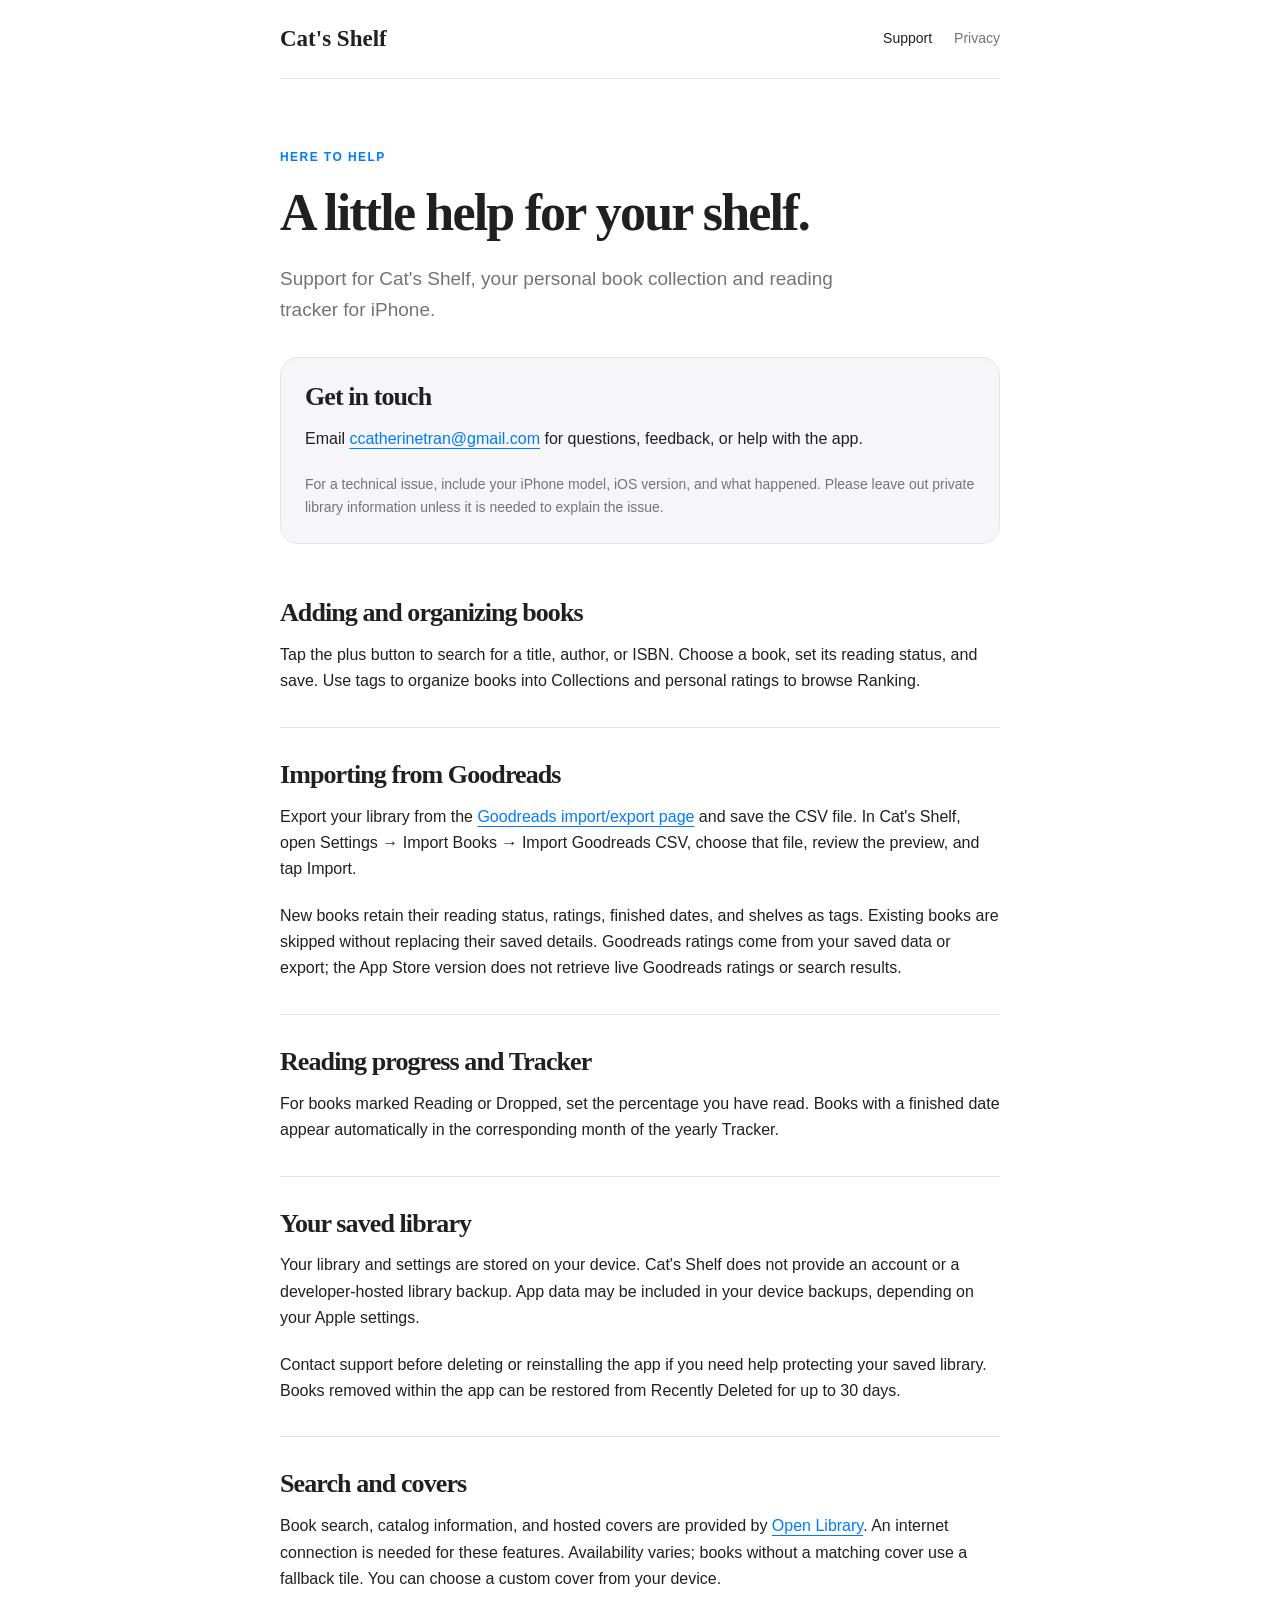
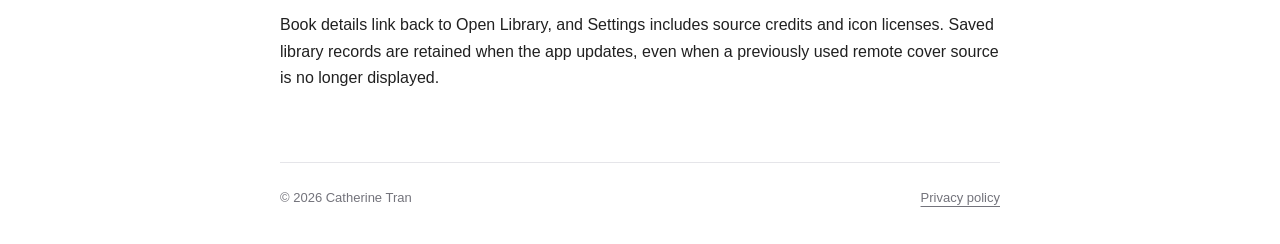
<file: index.html>
<!doctype html>
<html lang="en">
<head>
  <meta charset="utf-8">
  <meta name="viewport" content="width=device-width,initial-scale=1">
  <meta name="description" content="Help and privacy information for Cat's Shelf, your personal iPhone reading tracker.">
  <title>Support — Cat's Shelf</title>
  <link rel="stylesheet" href="styles.css">
</head>
<body>
  <div class="wrap">
    <header><a class="brand" href="./">Cat's Shelf</a><nav aria-label="Site navigation"><a href="./" aria-current="page">Support</a><a href="privacy.html">Privacy</a></nav></header>
    <main>
      <span class="eyebrow">Here to help</span>
      <h1>A little help for your shelf.</h1>
      <p class="lead">Support for Cat's Shelf, your personal book collection and reading tracker for iPhone.</p>
      <div class="contact"><h2>Get in touch</h2><p>Email <a href="mailto:ccatherinetran@gmail.com">ccatherinetran@gmail.com</a> for questions, feedback, or help with the app.</p><p class="note">For a technical issue, include your iPhone model, iOS version, and what happened. Please leave out private library information unless it is needed to explain the issue.</p></div>
      <section><h2>Adding and organizing books</h2><p>Tap the plus button to search for a title, author, or ISBN. Choose a book, set its reading status, and save. Use tags to organize books into Collections and personal ratings to browse Ranking.</p></section>
      <section><h2>Importing from Goodreads</h2><p>Export your library from the <a href="https://www.goodreads.com/review/import">Goodreads import/export page</a> and save the CSV file. In Cat's Shelf, open Settings → Import Books → Import Goodreads CSV, choose that file, review the preview, and tap Import.</p><p>New books retain their reading status, ratings, finished dates, and shelves as tags. Existing books are skipped without replacing their saved details. Goodreads ratings come from your saved data or export; the App Store version does not retrieve live Goodreads ratings or search results.</p></section>
      <section><h2>Reading progress and Tracker</h2><p>For books marked Reading or Dropped, set the percentage you have read. Books with a finished date appear automatically in the corresponding month of the yearly Tracker.</p></section>
      <section><h2>Your saved library</h2><p>Your library and settings are stored on your device. Cat's Shelf does not provide an account or a developer-hosted library backup. App data may be included in your device backups, depending on your Apple settings.</p><p>Contact support before deleting or reinstalling the app if you need help protecting your saved library. Books removed within the app can be restored from Recently Deleted for up to 30 days.</p></section>
      <section><h2>Search and covers</h2><p>Book search, catalog information, and hosted covers are provided by <a href="https://openlibrary.org">Open Library</a>. An internet connection is needed for these features. Availability varies; books without a matching cover use a fallback tile. You can choose a custom cover from your device.</p><p>Book details link back to Open Library, and Settings includes source credits and icon licenses. Saved library records are retained when the app updates, even when a previously used remote cover source is no longer displayed.</p></section>
    </main>
    <footer><span>© 2026 Catherine Tran</span><a href="privacy.html">Privacy policy</a></footer>
  </div>
</body>
</html>
</file>
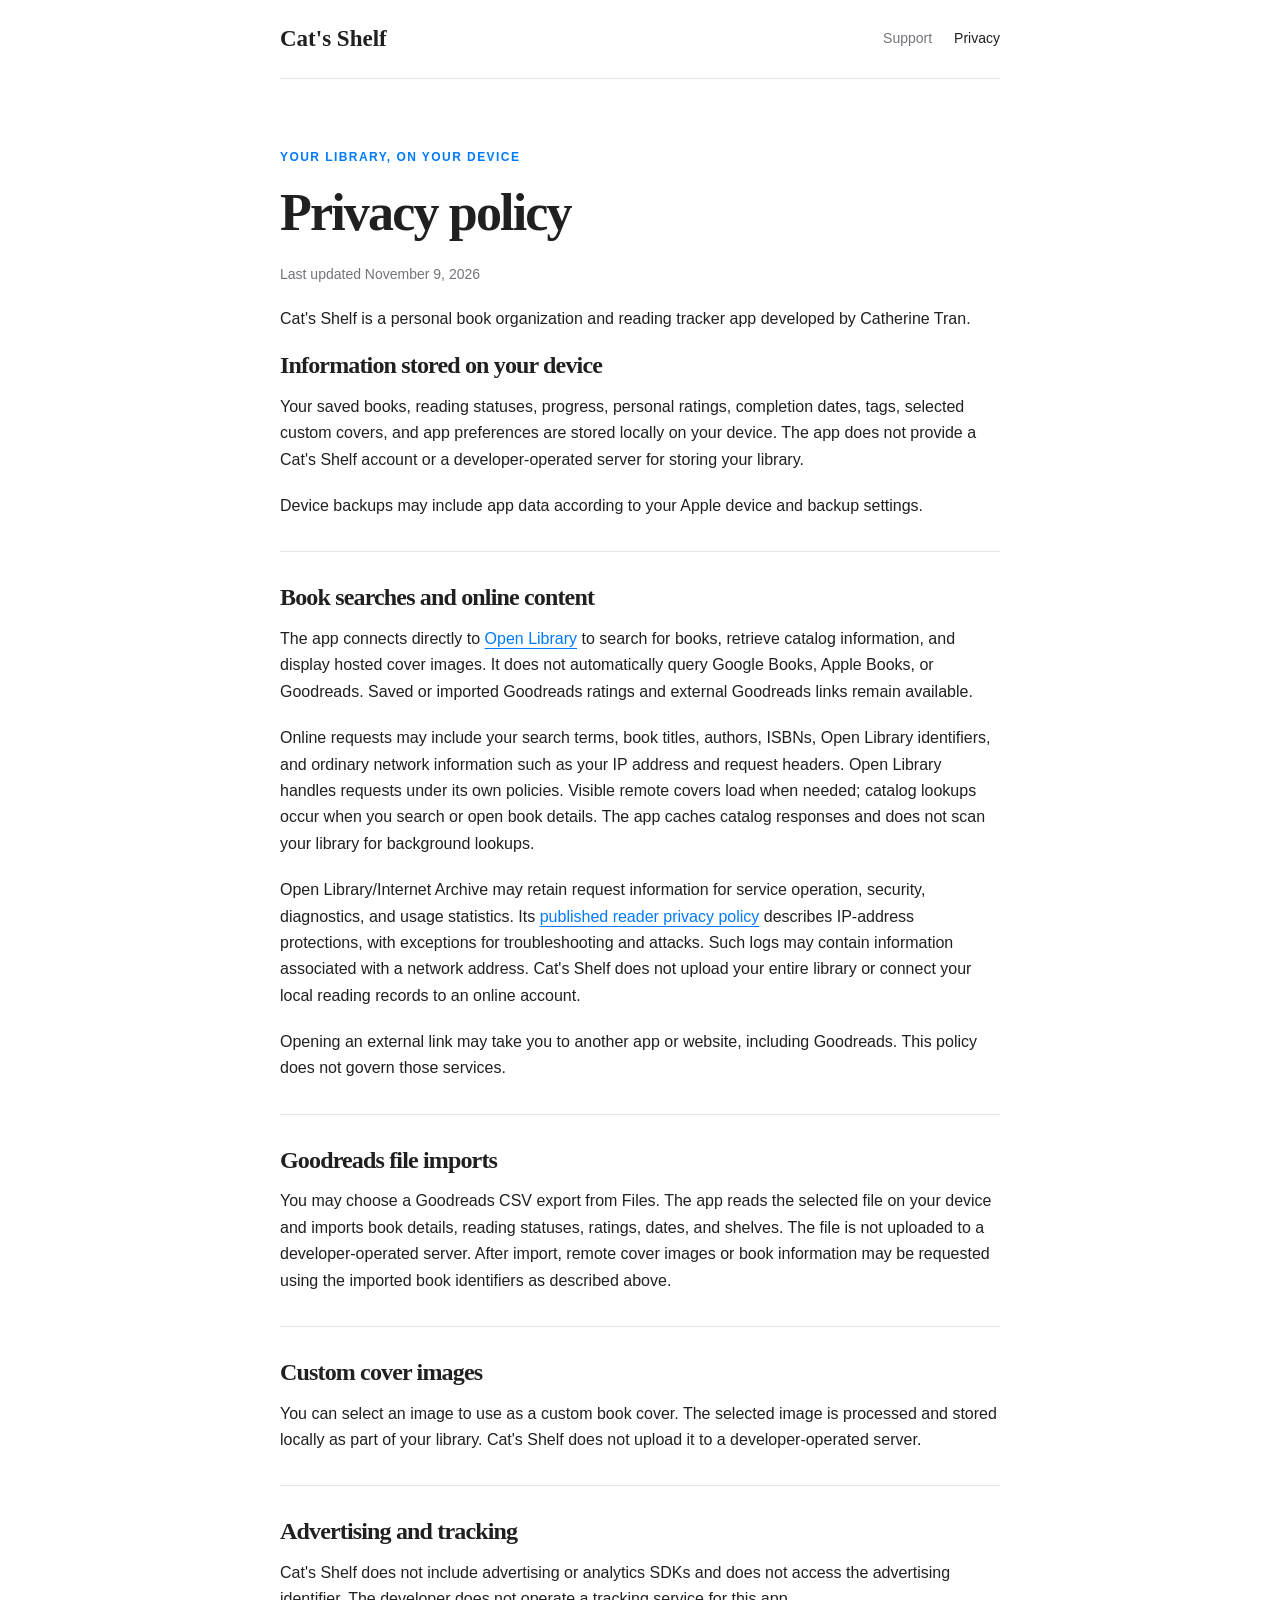
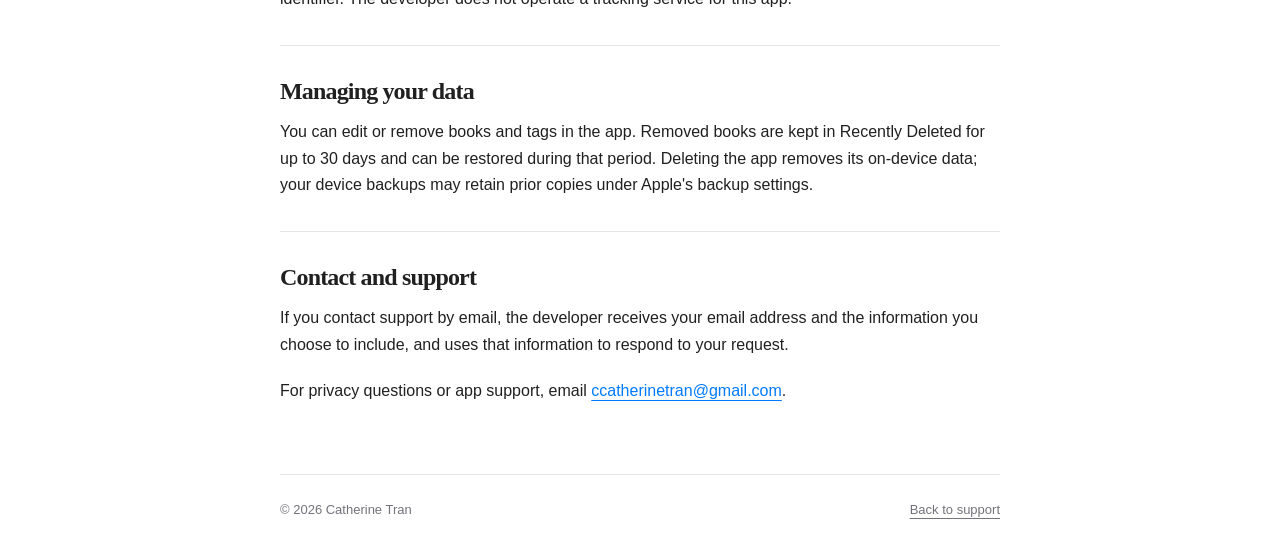
<file: privacy.html>
<!doctype html>
<html lang="en">
<head>
  <meta charset="utf-8">
  <meta name="viewport" content="width=device-width,initial-scale=1">
  <meta name="description" content="How Cat's Shelf stores your library and uses external book services.">
  <title>Privacy Policy — Cat's Shelf</title>
  <link rel="stylesheet" href="styles.css">
</head>
<body>
  <div class="wrap">
    <header><a class="brand" href="./">Cat's Shelf</a><nav aria-label="Site navigation"><a href="./">Support</a><a href="privacy.html" aria-current="page">Privacy</a></nav></header>
    <main class="policy">
      <span class="eyebrow">Your library, on your device</span>
      <h1>Privacy policy</h1>
      <p class="note">Last updated November 9, 2026</p>
      <p>Cat's Shelf is a personal book organization and reading tracker app developed by Catherine Tran.</p>
      <section><h2>Information stored on your device</h2><p>Your saved books, reading statuses, progress, personal ratings, completion dates, tags, selected custom covers, and app preferences are stored locally on your device. The app does not provide a Cat's Shelf account or a developer-operated server for storing your library.</p><p>Device backups may include app data according to your Apple device and backup settings.</p></section>
      <section><h2>Book searches and online content</h2><p>The app connects directly to <a href="https://openlibrary.org">Open Library</a> to search for books, retrieve catalog information, and display hosted cover images. It does not automatically query Google Books, Apple Books, or Goodreads. Saved or imported Goodreads ratings and external Goodreads links remain available.</p><p>Online requests may include your search terms, book titles, authors, ISBNs, Open Library identifiers, and ordinary network information such as your IP address and request headers. Open Library handles requests under its own policies. Visible remote covers load when needed; catalog lookups occur when you search or open book details. The app caches catalog responses and does not scan your library for background lookups.</p><p>Open Library/Internet Archive may retain request information for service operation, security, diagnostics, and usage statistics. Its <a href="https://blog.archive.org/2013/10/25/reader-privacy-at-the-internet-archive/">published reader privacy policy</a> describes IP-address protections, with exceptions for troubleshooting and attacks. Such logs may contain information associated with a network address. Cat's Shelf does not upload your entire library or connect your local reading records to an online account.</p><p>Opening an external link may take you to another app or website, including Goodreads. This policy does not govern those services.</p></section>
      <section><h2>Goodreads file imports</h2><p>You may choose a Goodreads CSV export from Files. The app reads the selected file on your device and imports book details, reading statuses, ratings, dates, and shelves. The file is not uploaded to a developer-operated server. After import, remote cover images or book information may be requested using the imported book identifiers as described above.</p></section>
      <section><h2>Custom cover images</h2><p>You can select an image to use as a custom book cover. The selected image is processed and stored locally as part of your library. Cat's Shelf does not upload it to a developer-operated server.</p></section>
      <section><h2>Advertising and tracking</h2><p>Cat's Shelf does not include advertising or analytics SDKs and does not access the advertising identifier. The developer does not operate a tracking service for this app.</p></section>
      <section><h2>Managing your data</h2><p>You can edit or remove books and tags in the app. Removed books are kept in Recently Deleted for up to 30 days and can be restored during that period. Deleting the app removes its on-device data; your device backups may retain prior copies under Apple's backup settings.</p></section>
      <section><h2>Contact and support</h2><p>If you contact support by email, the developer receives your email address and the information you choose to include, and uses that information to respond to your request.</p><p>For privacy questions or app support, email <a href="mailto:ccatherinetran@gmail.com">ccatherinetran@gmail.com</a>.</p></section>
    </main>
    <footer><span>© 2026 Catherine Tran</span><a href="./">Back to support</a></footer>
  </div>
</body>
</html>
</file>
<file: styles.css>
:root { color-scheme: light dark; --paper:#fff; --ink:#202020; --muted:#73737b; --line:#e5e5e9; --accent:#007aff; --soft:#f6f6f8; }
* { box-sizing:border-box; }
body { margin:0; background:var(--paper); color:var(--ink); font:16px/1.65 -apple-system,BlinkMacSystemFont,"Segoe UI",sans-serif; }
a { color:var(--accent); text-underline-offset:4px; }
a:focus-visible { outline:2px solid var(--accent); outline-offset:5px; border-radius:3px; }
.wrap { width:min(720px,calc(100% - 40px)); margin:auto; }
header { display:flex; align-items:center; justify-content:space-between; gap:24px; padding:25px 0; border-bottom:1px solid var(--line); }
.brand { color:var(--ink); font:700 23px/1.2 Georgia,serif; text-decoration:none; }
nav { display:flex; gap:22px; font-size:14px; }
nav a { color:var(--muted); text-decoration:none; }
nav a[aria-current] { color:var(--ink); }
main { padding:64px 0 50px; }
.eyebrow { color:var(--accent); font-size:12px; font-weight:600; letter-spacing:.12em; text-transform:uppercase; }
h1,h2 { font-family:Georgia,serif; line-height:1.15; letter-spacing:-.035em; }
h1 { font-size:clamp(36px,6vw,52px); margin:14px 0 20px; }
h2 { font-size:26px; margin:0 0 14px; }
p { margin:0 0 20px; }
.lead { color:var(--muted); font-size:19px; max-width:580px; }
.contact { margin:32px 0 54px; padding:24px; border:1px solid var(--line); border-radius:18px; background:var(--soft); }
.contact p:last-child { margin-bottom:0; }
.contact a { overflow-wrap:anywhere; }
.note { color:var(--muted); font-size:14px; }
section + section { border-top:1px solid var(--line); margin-top:32px; padding-top:32px; }
.policy h2 { font-size:24px; }
footer { display:flex; justify-content:space-between; flex-wrap:wrap; gap:12px; border-top:1px solid var(--line); padding:24px 0 36px; color:var(--muted); font-size:13px; }
footer a { color:inherit; }
@media(prefers-color-scheme:dark) { :root { --paper:#171719; --ink:#f4f4f5; --muted:#aaaab1; --line:#36363c; --accent:#58a6ff; --soft:#222226; } }
@media(max-width:450px) { header { gap:12px; } nav { gap:15px; } .brand { font-size:21px; } main { padding-top:44px; } .contact { padding:20px; } }
</file>
